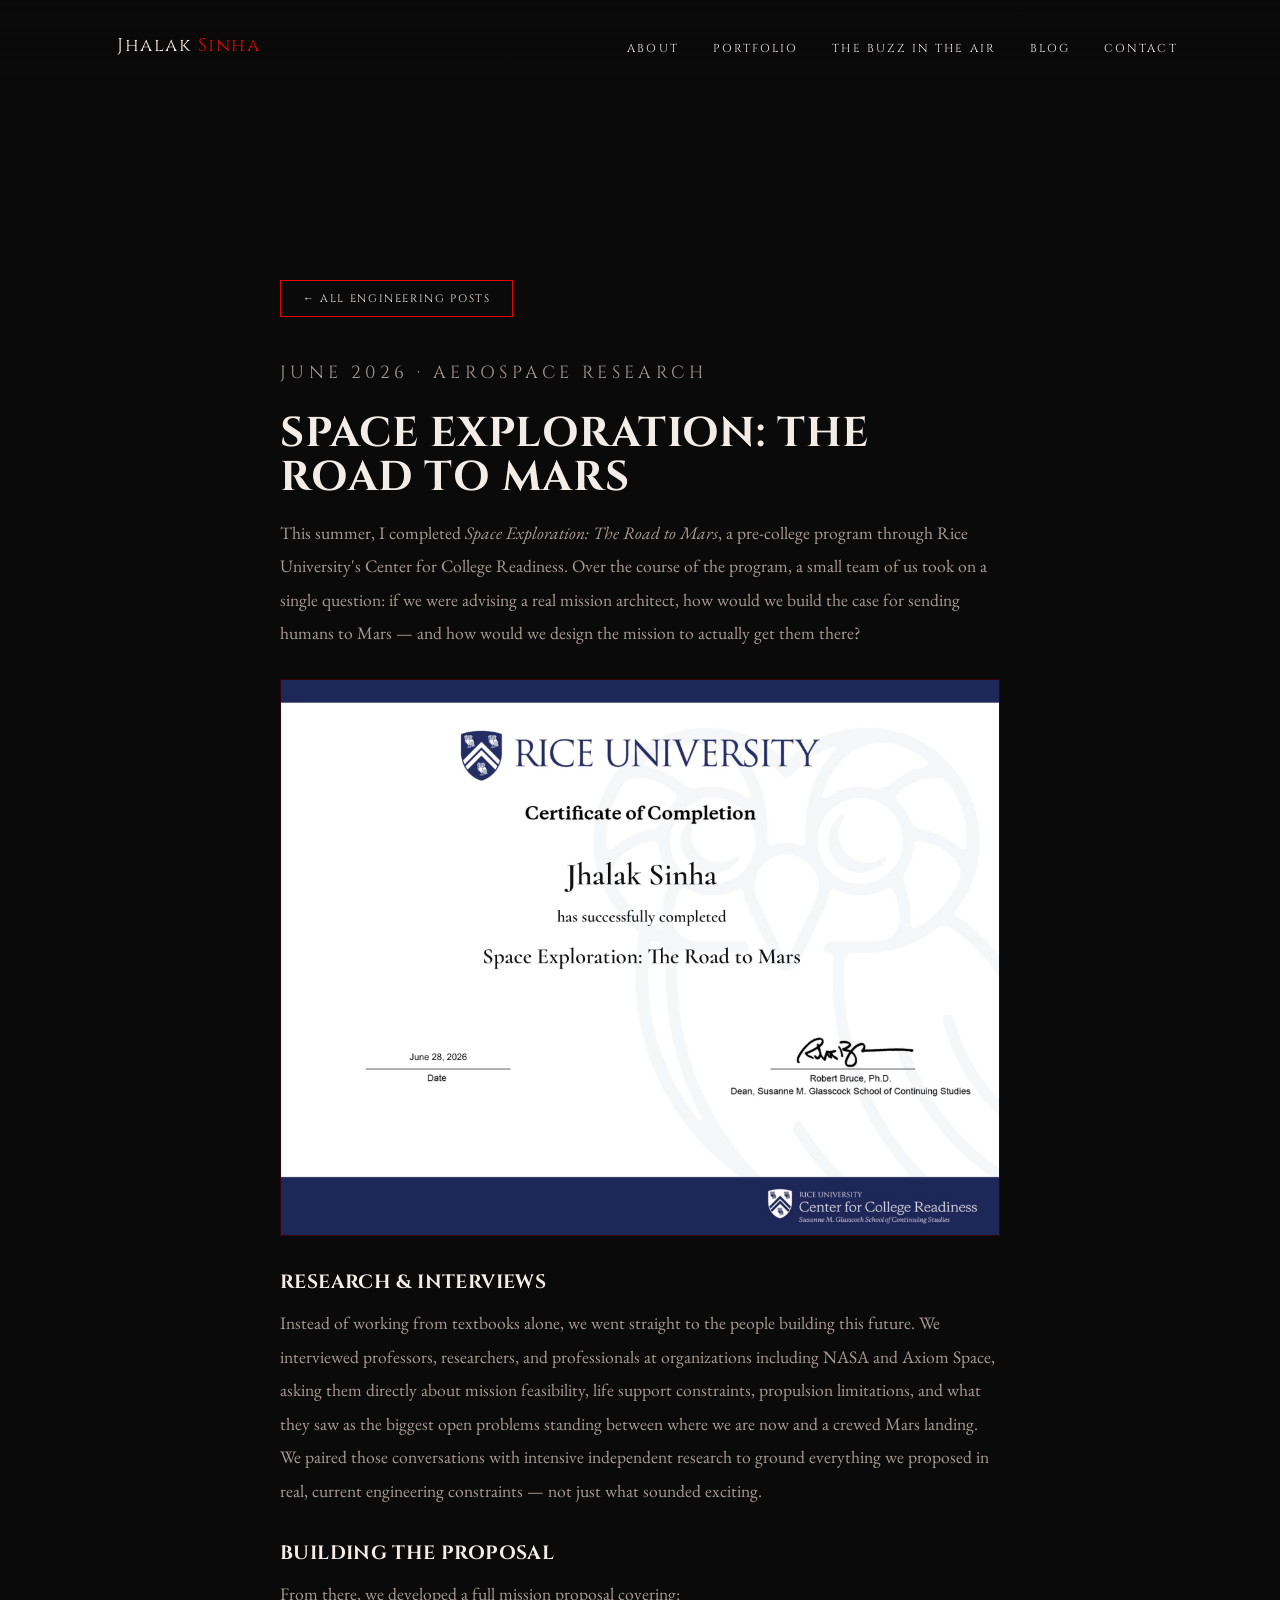
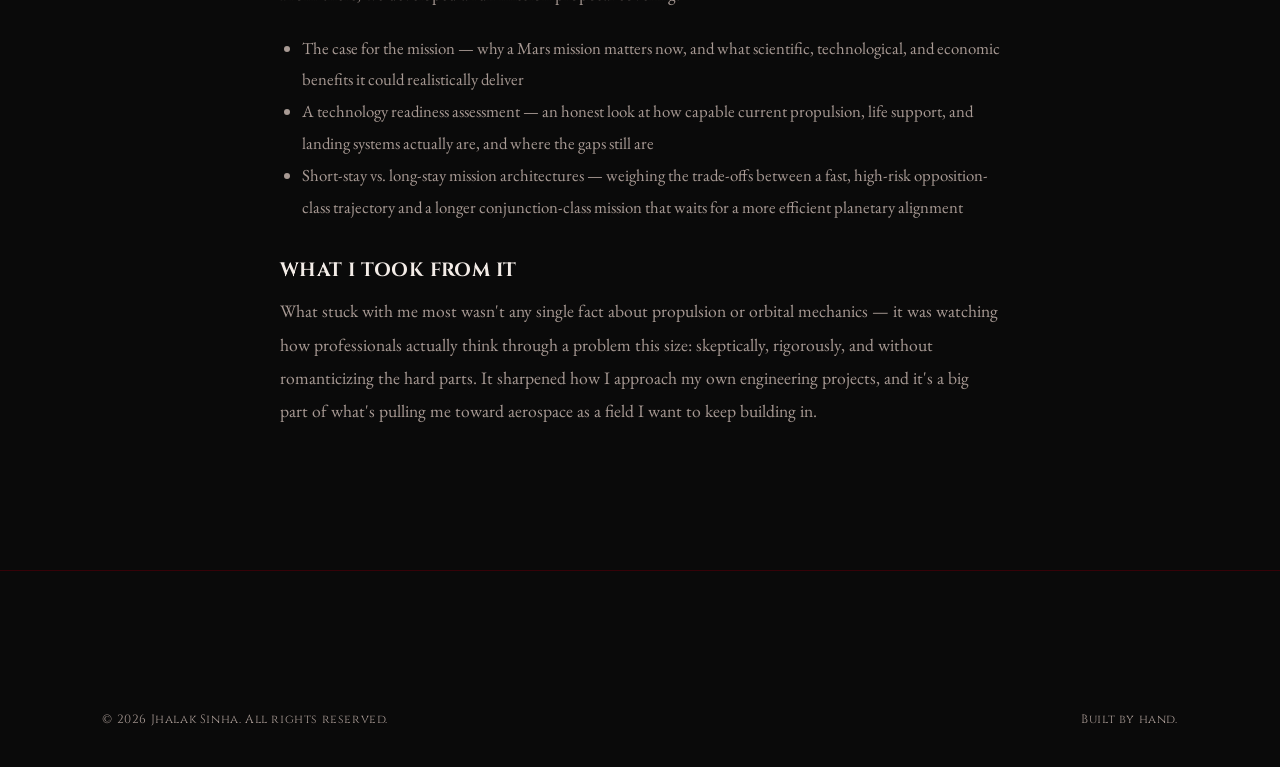
<file: road-to-mars.html>
<!DOCTYPE html>
<html lang="en">
<head>
<meta charset="UTF-8">
<meta name="viewport" content="width=device-width, initial-scale=1.0">
<title>Space Exploration: The Road to Mars — Jhalak Sinha</title>
<link rel="preconnect" href="https://fonts.googleapis.com">
<link href="https://fonts.googleapis.com/css2?family=Cinzel:wght@400;600;700&family=Alex+Brush&family=EB+Garamond:ital,wght@0,400;0,600;1,400&display=swap" rel="stylesheet">
<link rel="stylesheet" href="style.css">
<style>
  .post-content{ max-width:720px; margin:0 auto; padding-top:160px; }
  .post-content img{ width:100%; margin:30px 0; border:1px solid var(--red-dark); }
  .post-content p{ color:var(--grey); line-height:1.9; margin-bottom:22px; font-size:1.1rem; }
  .post-content h2{ font-size:clamp(1.8rem,4vw,2.6rem); margin-bottom:16px; }
  .post-content h3{ font-size:1.2rem; margin:36px 0 14px; color:var(--off-white); }
  .post-content ul{ color:var(--grey); line-height:1.9; margin:0 0 22px 22px; }
  .back-link{ display:inline-block; margin-bottom:40px; }
</style>
</head>
<body>

<nav>
  <a href="index.html" class="logo-home">Jhalak <span>Sinha</span></a>
  <ul class="nav-links">
    <li><a href="about.html">About</a></li>
    <li><a href="portfolio.html">Portfolio</a></li>
    <li><a href="buzz-in-the-air.html">The Buzz in the Air</a></li>
    <li><a href="blog.html">Blog</a></li>
    <li><a href="index.html#contact">Contact</a></li>
  </ul>
  <div class="nav-toggle">☰</div>
</nav>

<section>
  <div class="post-content">
    <a href="engineering.html" class="magnetic back-link" style="padding:10px 22px; font-size:0.68rem;">← All Engineering Posts</a>
    <p class="eyebrow">June 2026 &middot; Aerospace Research</p>
    <h2 style="margin-top:14px;">Space Exploration: The Road to Mars</h2>

    <p>This summer, I completed <em>Space Exploration: The Road to Mars</em>,
      a pre-college program through Rice University's Center for College
      Readiness. Over the course of the program, a small team of us took
      on a single question: if we were advising a real mission architect,
      how would we build the case for sending humans to Mars — and how
      would we design the mission to actually get them there?</p>

    <img src="images/rice-certificate.jpg" alt="Rice University certificate of completion, Space Exploration: The Road to Mars, Jhalak Sinha">

    <h3>Research &amp; Interviews</h3>
    <p>Instead of working from textbooks alone, we went straight to the
      people building this future. We interviewed professors, researchers,
      and professionals at organizations including NASA and Axiom Space,
      asking them directly about mission feasibility, life support
      constraints, propulsion limitations, and what they saw as the
      biggest open problems standing between where we are now and a
      crewed Mars landing. We paired those conversations with intensive
      independent research to ground everything we proposed in real,
      current engineering constraints — not just what sounded exciting.</p>

    <h3>Building the Proposal</h3>
    <p>From there, we developed a full mission proposal covering:</p>
    <ul>
      <li>The case for the mission — why a Mars mission matters now, and
        what scientific, technological, and economic benefits it could
        realistically deliver</li>
      <li>A technology readiness assessment — an honest look at how
        capable current propulsion, life support, and landing systems
        actually are, and where the gaps still are</li>
      <li>Short-stay vs. long-stay mission architectures — weighing the
        trade-offs between a fast, high-risk opposition-class trajectory
        and a longer conjunction-class mission that waits for a more
        efficient planetary alignment</li>
    </ul>

    <h3>What I Took From It</h3>
    <p>What stuck with me most wasn't any single fact about propulsion or
      orbital mechanics — it was watching how professionals actually
      think through a problem this size: skeptically, rigorously, and
      without romanticizing the hard parts. It sharpened how I approach
      my own engineering projects, and it's a big part of what's pulling
      me toward aerospace as a field I want to keep building in.</p>
  </div>
</section>

<footer>
  <div class="footer-bottom">
    <span>© 2026 Jhalak Sinha. All rights reserved.</span>
    <span>Built by hand.</span>
  </div>
</footer>

<script src="script.js"></script>
</body>
</html>
</file>
<file: style.css>
/* ============================================================
   GLOBAL STYLE SHEET
   Every page on the site links to this one file, so any change
   you make here (colors, fonts, spacing) updates the whole site.
   Search "EDIT ME" for the easiest places to customize.
   ============================================================ */

/* ---------- EDIT ME: COLOR PALETTE ---------- */
:root{
  --black:     #0a0a0a;
  --black-2:   #151013;   /* panel background, slightly warm-black */
  --red:       #b5081b;   /* deep rose-red, primary accent */
  --red-bright:#e10600;   /* brighter red for hover states */
  --red-dark:  #360208;   /* borders/dividers */
  --off-white: #f3ece7;   /* main text */
  --grey:      #a89a94;   /* secondary text, warm grey */
  --gold:      #c9a24b;   /* small metallic accent, used sparingly */
}

*{ margin:0; padding:0; box-sizing:border-box; }
html{ scroll-behavior:smooth; }
body{
  background:var(--black);
  color:var(--off-white);
  font-family:'EB Garamond', serif;
  font-size:1.05rem;
  overflow-x:hidden;
}

/* ---------- EDIT ME: FONTS ----------
   Display / headers : Cinzel        (gothic, elegant, close to a game-logo feel)
   Signature / cursive: Alex Brush   (used for the animated name on the homepage)
   Body copy          : EB Garamond
   Small labels/tags  : Cinzel, letter-spaced small caps                       */
h1,h2,h3{
  font-family:'Cinzel', serif;
  text-transform:uppercase;
  line-height:1.05;
  letter-spacing:0.02em;
}
.script{
  font-family:'Alex Brush', cursive;
  text-transform:none;
  letter-spacing:0;
}
.eyebrow{
  font-family:'Cinzel', serif;
  font-size:0.72rem;
  letter-spacing:0.25em;
  text-transform:uppercase;
  color:var(--red-bright);
}
a{ color:inherit; text-decoration:none; }
img{ max-width:100%; display:block; }
section{ padding:120px 8vw; position:relative; }

/* ============================================================
   ROSE + BUTTERFLY MOTIF (decorative SVG corners)
   These sit behind content at low opacity. Reused on every page
   via the .rose-corner divs — see bottom of this file.
   ============================================================ */
.rose-corner{
  position:fixed;
  width:340px; height:340px;
  opacity:0.08;
  pointer-events:none;
  z-index:0;
}
.rose-corner.tl{ top:-60px; left:-60px; }
.rose-corner.br{ bottom:-60px; right:-60px; transform:rotate(180deg); }

.butterfly{
  position:fixed;
  width:34px; height:34px;
  pointer-events:none;
  z-index:1;
  opacity:0.85;
}
.butterfly svg{ width:100%; height:100%; }
.butterfly .wing{ transform-origin:center; animation:flap 0.5s ease-in-out infinite alternate; }
.butterfly .wing.left{ transform-origin:right center; }
.butterfly .wing.right{ transform-origin:left center; }
@keyframes flap{
  from{ transform:scaleX(1); }
  to{ transform:scaleX(0.55); }
}
.bfly-1{ animation:fly1 18s linear infinite; }
.bfly-2{ animation:fly2 22s linear infinite; }
.bfly-3{ animation:fly3 26s linear infinite; }
@keyframes fly1{
  0%{ top:20%; left:-5%; transform:translate(0,0) rotate(0deg); }
  25%{ top:10%; left:30%; transform:translate(0,0) rotate(10deg); }
  50%{ top:35%; left:60%; transform:translate(0,0) rotate(-8deg); }
  75%{ top:15%; left:85%; transform:translate(0,0) rotate(6deg); }
  100%{ top:20%; left:105%; transform:translate(0,0) rotate(0deg); }
}
@keyframes fly2{
  0%{ top:70%; left:-5%; }
  30%{ top:55%; left:35%; }
  60%{ top:80%; left:65%; }
  100%{ top:60%; left:105%; }
}
@keyframes fly3{
  0%{ top:45%; left:110%; }
  40%{ top:25%; left:70%; }
  70%{ top:60%; left:40%; }
  100%{ top:40%; left:-10%; }
}
@media (prefers-reduced-motion: reduce){
  .butterfly{ animation:none !important; }
  .wing{ animation:none !important; }
}

/* ============================================================
   NAV — logo/home button top-left, tabs top-right, on every page
   ============================================================ */
nav{
  position:fixed; top:0; left:0; width:100%;
  display:flex; justify-content:space-between; align-items:center;
  padding:24px 8vw;
  z-index:200;
  background:linear-gradient(to bottom, rgba(10,10,10,0.92), transparent);
}
nav.solid{ background:rgba(10,10,10,0.96); border-bottom:1px solid var(--red-dark); }
.logo-home{
  font-family:'Cinzel', serif;
  font-size:1.15rem;
  letter-spacing:0.08em;
  padding:8px 14px;
  border:1px solid transparent;
  transition:transform 0.25s ease, border-color 0.25s ease;
}
.logo-home:hover{ border-color:var(--red); transform:translateY(-2px); }
.logo-home span{ color:var(--red-bright); }
.nav-links{ display:flex; gap:34px; list-style:none; }
.nav-links a{
  font-family:'Cinzel', serif;
  font-size:0.72rem;
  letter-spacing:0.18em;
  text-transform:uppercase;
  position:relative;
  padding-bottom:4px;
}
.nav-links a::after{
  content:''; position:absolute; left:0; bottom:0;
  width:0; height:1px; background:var(--red-bright);
  transition:width 0.3s ease;
}
.nav-links a:hover::after{ width:100%; }
.nav-toggle{ display:none; font-size:1.4rem; cursor:pointer; }
@media (max-width:900px){
  .nav-links{ display:none; }
  .nav-toggle{ display:block; }
}

/* ============================================================
   MAGNETIC BUTTONS (the Lando-style hover-follow effect)
   Add class "magnetic" to any button/link; script.js handles
   the movement on mousemove.
   ============================================================ */
.magnetic{
  display:inline-flex; align-items:center; justify-content:center; gap:10px;
  padding:16px 34px;
  border:1px solid var(--red-bright);
  font-family:'Cinzel', serif;
  font-size:0.78rem;
  letter-spacing:0.15em;
  text-transform:uppercase;
  transition:background 0.3s ease, color 0.3s ease;
  will-change:transform;
}
.magnetic:hover{ background:var(--red-bright); color:var(--black); }

/* ============================================================
   HOMEPAGE HERO — photo, zoom-out on scroll, cursive name
   ============================================================ */
.hero-pin{ height:220vh; position:relative; }
.hero-frame{
  position:sticky; top:0; height:100vh; width:100%;
  overflow:hidden; display:flex; align-items:center; justify-content:center;
}
.hero-photo-wrap{
  position:absolute; inset:0;
  overflow:hidden;
}
.hero-photo{
  width:100%; height:100%; object-fit:cover;
  transform:scale(1.35);
  filter:saturate(0.9) contrast(1.05);
}
.hero-photo-overlay{
  position:absolute; inset:0;
  background:linear-gradient(to bottom, rgba(10,10,10,0.15) 0%, rgba(10,10,10,0.75) 100%);
}
.hero-name{
  position:relative; z-index:5;
  text-align:center;
  opacity:0;
}
.hero-name .script{
  font-size:clamp(3.5rem, 11vw, 9rem);
  color:var(--off-white);
  text-shadow:0 0 40px rgba(181,8,27,0.55);
}
.hero-scrolldown{
  position:absolute; bottom:36px; left:50%; transform:translateX(-50%);
  z-index:5;
  font-family:'Cinzel', serif;
  font-size:0.68rem; letter-spacing:0.25em; text-transform:uppercase;
  color:var(--grey);
  display:flex; flex-direction:column; align-items:center; gap:8px;
}
.hero-scrolldown .line{ width:1px; height:34px; background:var(--red-bright); animation:pulse-line 1.8s ease-in-out infinite; }
@keyframes pulse-line{ 0%,100%{opacity:0.3;} 50%{opacity:1;} }

/* ---------- QUOTE SECTION ---------- */
.quote-section{
  min-height:70vh;
  display:flex; align-items:center; justify-content:center;
  text-align:center;
}
.quote-section blockquote{
  font-family:'Cinzel', serif;
  font-size:clamp(1.4rem, 3.2vw, 2.4rem);
  max-width:900px;
  line-height:1.5;
  text-transform:none;
  font-weight:400;
}
.quote-section blockquote::before,
.quote-section blockquote::after{ color:var(--red-bright); }
.quote-section cite{
  display:block; margin-top:28px;
  font-family:'Cinzel', serif;
  font-size:0.75rem; letter-spacing:0.2em; text-transform:uppercase;
  color:var(--grey); font-style:normal;
}

/* ---------- HOME BOTTOM: socials/links buttons ---------- */
.link-cluster{
  display:flex; flex-wrap:wrap; gap:20px; justify-content:center;
  padding:100px 8vw;
}

/* ============================================================
   ABOUT PAGE
   ============================================================ */
.about-grid{
  display:grid; grid-template-columns:1fr 1fr; gap:70px;
  padding-top:160px;
}
.about-block{ margin-bottom:50px; }
.about-block h3{ font-size:1.1rem; margin-bottom:18px; color:var(--red-bright); }
.about-block ul{ list-style:none; }
.about-block li{
  padding:14px 0; border-top:1px solid var(--red-dark);
  color:var(--grey); display:flex; justify-content:space-between; flex-wrap:wrap; gap:6px;
}
.about-block li strong{ color:var(--off-white); font-weight:600; }
.social-row{ display:flex; gap:16px; flex-wrap:wrap; }
@media (max-width:900px){ .about-grid{ grid-template-columns:1fr; padding-top:130px; } }

/* ============================================================
   BLOG / ENGINEERING / WRITING GRID (shared layout)
   ============================================================ */
.grid-head{ padding-top:150px; margin-bottom:60px; }
.grid-head h2{ font-size:clamp(2rem,5vw,3.2rem); margin-top:10px; }
.card-grid{
  display:grid; grid-template-columns:repeat(3, 1fr); gap:28px;
}
.post-card{
  background:var(--black-2);
  border:1px solid var(--red-dark);
  overflow:hidden;
  transition:transform 0.3s ease, border-color 0.3s ease;
  display:flex; flex-direction:column;
}
.post-card:hover{ transform:translateY(-6px); border-color:var(--red-bright); }
.post-cover{ width:100%; aspect-ratio:4/3; object-fit:cover; background:linear-gradient(135deg, var(--red-dark), var(--black)); }
.post-body{ padding:22px; display:flex; flex-direction:column; gap:10px; flex:1; }
.post-body .eyebrow{ font-size:0.65rem; }
.post-body h3{ font-size:1.05rem; text-transform:none; font-family:'EB Garamond', serif; font-weight:700; letter-spacing:0; }
.post-body p{ color:var(--grey); font-size:0.92rem; line-height:1.6; flex:1; }
.post-body .magnetic{ align-self:flex-start; margin-top:8px; padding:10px 22px; font-size:0.68rem; }
@media (max-width:900px){ .card-grid{ grid-template-columns:1fr; } }

/* ============================================================
   PORTFOLIO HUB — 6 squares
   ============================================================ */
.portfolio-grid{
  display:grid; grid-template-columns:repeat(3, 1fr); gap:2px;
  background:var(--red-dark);
  margin-top:60px;
}
.portfolio-tile{
  position:relative;
  aspect-ratio:1/1;
  background:var(--black-2);
  display:flex; align-items:flex-end;
  padding:30px;
  overflow:hidden;
}
.portfolio-tile::before{
  content:''; position:absolute; inset:0;
  background:radial-gradient(circle at 30% 20%, var(--red-dark), transparent 60%);
  opacity:0.6;
  transition:opacity 0.4s ease;
}
.portfolio-tile:hover::before{ opacity:1; }
.portfolio-tile:hover{ background:#1c1216; }
.portfolio-tile h3{
  position:relative; z-index:2;
  font-size:1.3rem;
}
.portfolio-tile .eyebrow{ position:relative; z-index:2; display:block; margin-bottom:8px; }
@media (max-width:900px){ .portfolio-grid{ grid-template-columns:1fr 1fr; } }
@media (max-width:560px){ .portfolio-grid{ grid-template-columns:1fr; } }

/* ============================================================
   BUSINESS / CHARITY LAYOUT (mission + product photos + link)
   ============================================================ */
.venture-hero{ padding-top:160px; }
.venture-hero .eyebrow{ margin-bottom:14px; }
.venture-hero h2{ font-size:clamp(2.2rem,6vw,4rem); max-width:800px; }
.mission-block{
  max-width:720px; margin-top:36px;
  color:var(--grey); line-height:1.8; font-size:1.05rem;
}
.product-grid{
  display:grid; grid-template-columns:repeat(3,1fr); gap:24px; margin-top:60px;
}
.product-photo{
  aspect-ratio:1/1;
  background:linear-gradient(135deg, var(--red-dark), var(--black-2));
  border:1px solid var(--red-dark);
}
.venture-cta{ margin-top:60px; }
@media (max-width:900px){ .product-grid{ grid-template-columns:1fr 1fr; } }

/* ============================================================
   PHOTOGRAPHY PAGE — instagram-style grid + sort filters
   ============================================================ */
.filter-row{
  display:flex; gap:14px; flex-wrap:wrap; margin:40px 0 50px;
}
.filter-btn{
  font-family:'Cinzel', serif; font-size:0.68rem; letter-spacing:0.15em; text-transform:uppercase;
  padding:10px 20px; border:1px solid var(--grey); color:var(--grey);
  background:transparent; cursor:pointer;
  transition:border-color 0.25s ease, color 0.25s ease;
}
.filter-btn:hover, .filter-btn.active{ border-color:var(--red-bright); color:var(--red-bright); }
.photo-grid{
  display:grid; grid-template-columns:repeat(4, 1fr); gap:4px;
}
.photo-tile{
  aspect-ratio:1/1;
  background:linear-gradient(135deg, var(--red-dark), var(--black-2));
  overflow:hidden; position:relative; cursor:pointer;
}
.photo-tile img{ width:100%; height:100%; object-fit:cover; transition:transform 0.4s ease; }
.photo-tile:hover img{ transform:scale(1.08); }
.photo-tile.hidden{ display:none; }
@media (max-width:900px){ .photo-grid{ grid-template-columns:repeat(2,1fr); } }

/* ============================================================
   FOOTER (shared)
   ============================================================ */
footer{ padding:80px 8vw 40px; border-top:1px solid var(--red-dark); position:relative; z-index:2; }
.footer-top{ display:flex; justify-content:space-between; align-items:flex-end; flex-wrap:wrap; gap:30px; }
footer h2{ font-size:clamp(2rem, 6vw, 3.6rem); }
.footer-links{ display:flex; gap:22px; flex-wrap:wrap; }
.footer-bottom{
  margin-top:60px; display:flex; justify-content:space-between; flex-wrap:wrap; gap:10px;
  color:var(--grey); font-size:0.75rem; font-family:'Cinzel', serif; letter-spacing:0.05em;
}

/* ---------- generic reveal-on-scroll ---------- */
.reveal{ opacity:0; transform:translateY(40px); }
</file>
